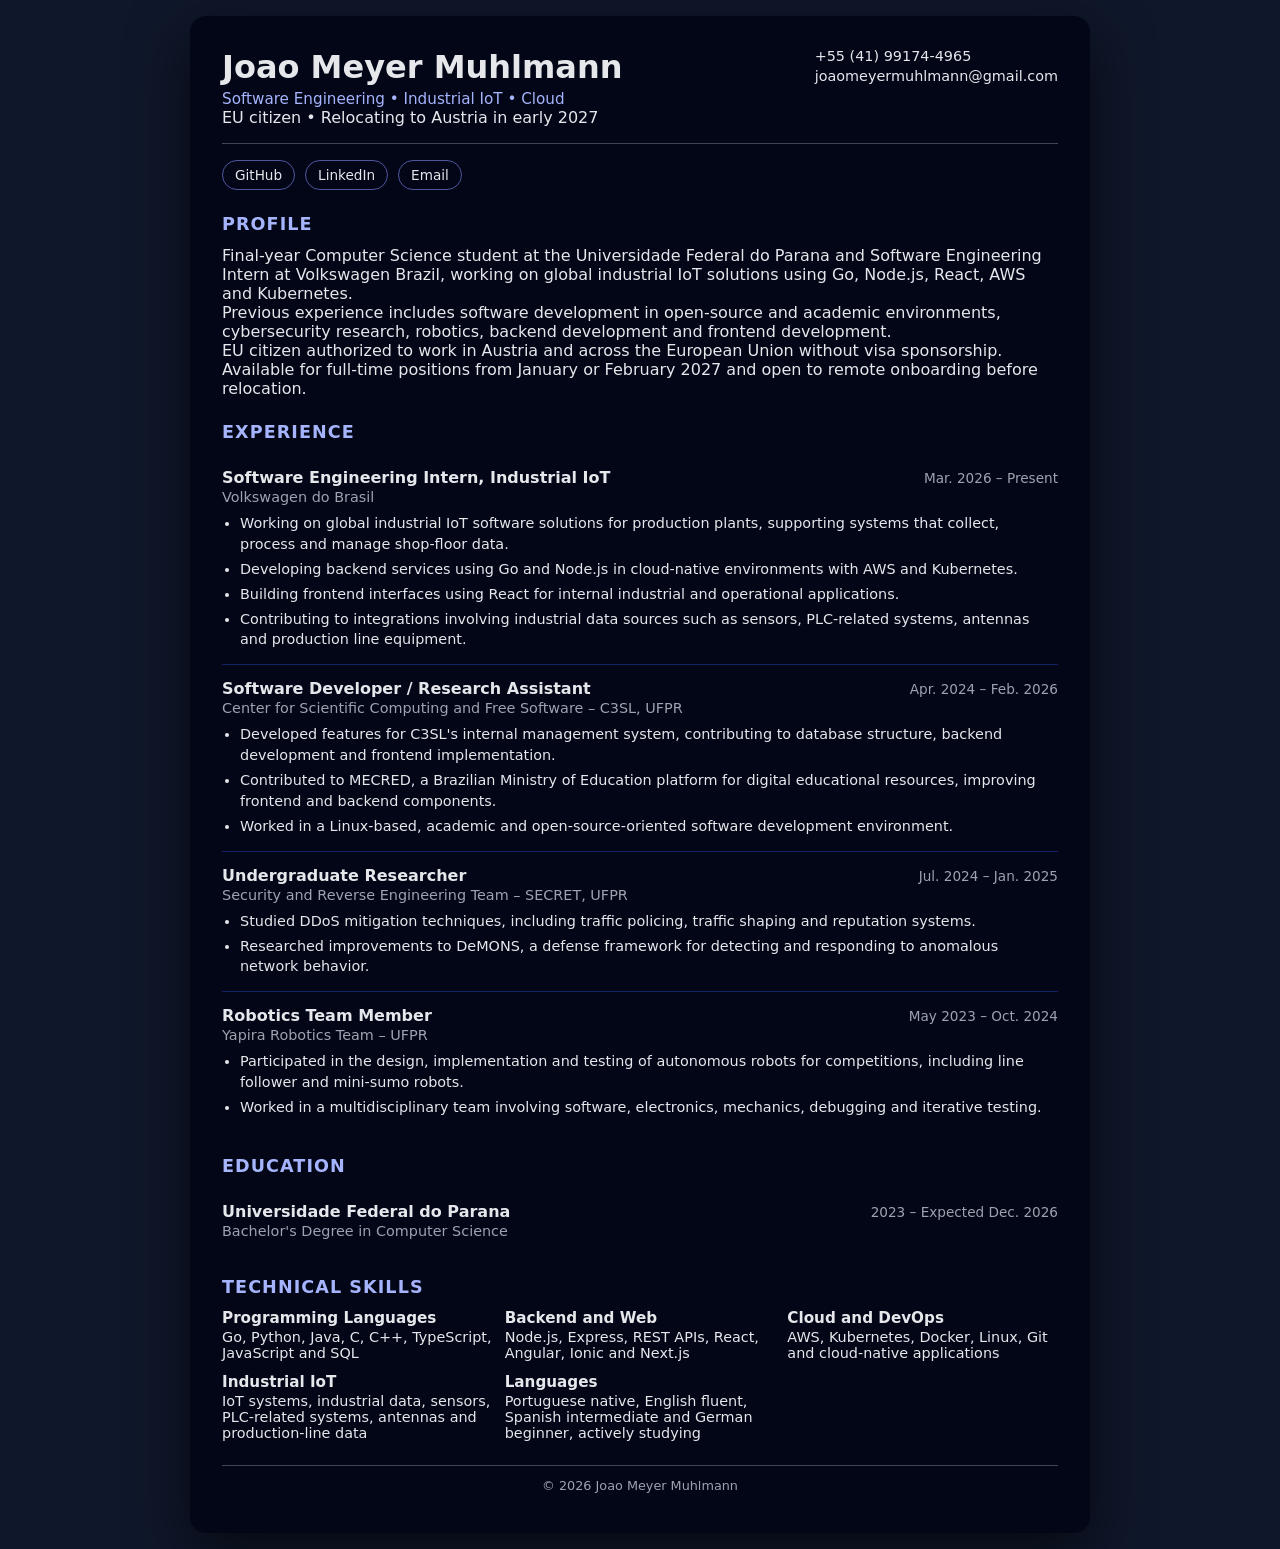
<file: index.html>
<!DOCTYPE html>
<html lang="en">
<head>
  <meta charset="UTF-8" />
  <title>Joao Meyer Muhlmann | Software Engineer</title>
  <meta name="viewport" content="width=device-width, initial-scale=1" />

  <meta
    name="description"
    content="Portfolio and resume of Joao Meyer Muhlmann, a final-year Computer Science student and Software Engineering Intern working with industrial IoT, Go, Node.js, React, AWS and Kubernetes."
  />

  <link rel="stylesheet" href="style.css" />
</head>

<body>
  <div class="page">
    <header class="header">
      <div>
        <h1 class="name">Joao Meyer Muhlmann</h1>

        <p class="role">
          Software Engineering • Industrial IoT • Cloud
        </p>

        <p class="availability">
          EU citizen • Relocating to Austria in early 2027
        </p>
      </div>

      <div class="contact">
        <a href="tel:+5541991744965">
          +55 (41) 99174-4965
        </a>

        <a href="mailto:joaomeyermuhlmann@gmail.com">
          joaomeyermuhlmann@gmail.com
        </a>
      </div>
    </header>

    <nav class="social" aria-label="Professional links">
      <a
        href="https://github.com/joaomeyerr12"
        target="_blank"
        rel="noopener noreferrer"
      >
        GitHub
      </a>

      <!-- Replace the URL below with your complete LinkedIn profile URL -->
      <a
        href="https://www.linkedin.com/in/"
        target="_blank"
        rel="noopener noreferrer"
      >
        LinkedIn
      </a>

      <a href="mailto:joaomeyermuhlmann@gmail.com">
        Email
      </a>
    </nav>

    <main>
      <section class="section">
        <h2>Profile</h2>

        <p>
          Final-year Computer Science student at the Universidade Federal do
          Parana and Software Engineering Intern at Volkswagen Brazil, working
          on global industrial IoT solutions using Go, Node.js, React, AWS and
          Kubernetes.
        </p>

        <p>
          Previous experience includes software development in open-source and
          academic environments, cybersecurity research, robotics, backend
          development and frontend development.
        </p>

        <p>
          EU citizen authorized to work in Austria and across the European
          Union without visa sponsorship. Available for full-time positions
          from January or February 2027 and open to remote onboarding before
          relocation.
        </p>
      </section>

      <section class="section">
        <h2>Experience</h2>

        <article class="item">
          <div class="item-header">
            <div>
              <h3>Software Engineering Intern, Industrial IoT</h3>

              <p class="item-subtitle">
                Volkswagen do Brasil
              </p>
            </div>

            <span class="item-date">
              Mar. 2026 – Present
            </span>
          </div>

          <ul>
            <li>
              Working on global industrial IoT software solutions for
              production plants, supporting systems that collect, process and
              manage shop-floor data.
            </li>

            <li>
              Developing backend services using Go and Node.js in cloud-native
              environments with AWS and Kubernetes.
            </li>

            <li>
              Building frontend interfaces using React for internal industrial
              and operational applications.
            </li>

            <li>
              Contributing to integrations involving industrial data sources
              such as sensors, PLC-related systems, antennas and production
              line equipment.
            </li>
          </ul>
        </article>

        <article class="item">
          <div class="item-header">
            <div>
              <h3>Software Developer / Research Assistant</h3>

              <p class="item-subtitle">
                Center for Scientific Computing and Free Software – C3SL, UFPR
              </p>
            </div>

            <span class="item-date">
              Apr. 2024 – Feb. 2026
            </span>
          </div>

          <ul>
            <li>
              Developed features for C3SL's internal management system,
              contributing to database structure, backend development and
              frontend implementation.
            </li>

            <li>
              Contributed to MECRED, a Brazilian Ministry of Education platform
              for digital educational resources, improving frontend and backend
              components.
            </li>

            <li>
              Worked in a Linux-based, academic and open-source-oriented
              software development environment.
            </li>
          </ul>
        </article>

        <article class="item">
          <div class="item-header">
            <div>
              <h3>Undergraduate Researcher</h3>

              <p class="item-subtitle">
                Security and Reverse Engineering Team – SECRET, UFPR
              </p>
            </div>

            <span class="item-date">
              Jul. 2024 – Jan. 2025
            </span>
          </div>

          <ul>
            <li>
              Studied DDoS mitigation techniques, including traffic policing,
              traffic shaping and reputation systems.
            </li>

            <li>
              Researched improvements to DeMONS, a defense framework for
              detecting and responding to anomalous network behavior.
            </li>
          </ul>
        </article>

        <article class="item">
          <div class="item-header">
            <div>
              <h3>Robotics Team Member</h3>

              <p class="item-subtitle">
                Yapira Robotics Team – UFPR
              </p>
            </div>

            <span class="item-date">
              May 2023 – Oct. 2024
            </span>
          </div>

          <ul>
            <li>
              Participated in the design, implementation and testing of
              autonomous robots for competitions, including line follower and
              mini-sumo robots.
            </li>

            <li>
              Worked in a multidisciplinary team involving software,
              electronics, mechanics, debugging and iterative testing.
            </li>
          </ul>
        </article>
      </section>

      <section class="section">
        <h2>Education</h2>

        <article class="item">
          <div class="item-header">
            <div>
              <h3>Universidade Federal do Parana</h3>

              <p class="item-subtitle">
                Bachelor's Degree in Computer Science
              </p>
            </div>

            <span class="item-date">
              2023 – Expected Dec. 2026
            </span>
          </div>
        </article>
      </section>

      <section class="section">
        <h2>Technical Skills</h2>

        <div class="skills-grid">
          <div>
            <h3>Programming Languages</h3>

            <p>
              Go, Python, Java, C, C++, TypeScript, JavaScript and SQL
            </p>
          </div>

          <div>
            <h3>Backend and Web</h3>

            <p>
              Node.js, Express, REST APIs, React, Angular, Ionic and Next.js
            </p>
          </div>

          <div>
            <h3>Cloud and DevOps</h3>

            <p>
              AWS, Kubernetes, Docker, Linux, Git and cloud-native applications
            </p>
          </div>

          <div>
            <h3>Industrial IoT</h3>

            <p>
              IoT systems, industrial data, sensors, PLC-related systems,
              antennas and production-line data
            </p>
          </div>

          <div>
            <h3>Languages</h3>

            <p>
              Portuguese native, English fluent, Spanish intermediate and
              German beginner, actively studying
            </p>
          </div>
        </div>
      </section>
    </main>

    <footer class="footer">
      <p>
        © <span id="year"></span> Joao Meyer Muhlmann
      </p>
    </footer>
  </div>

  <script>
    const yearElement = document.getElementById("year");

    if (yearElement) {
      yearElement.textContent = new Date().getFullYear();
    }
  </script>
</body>
</html>
</file>
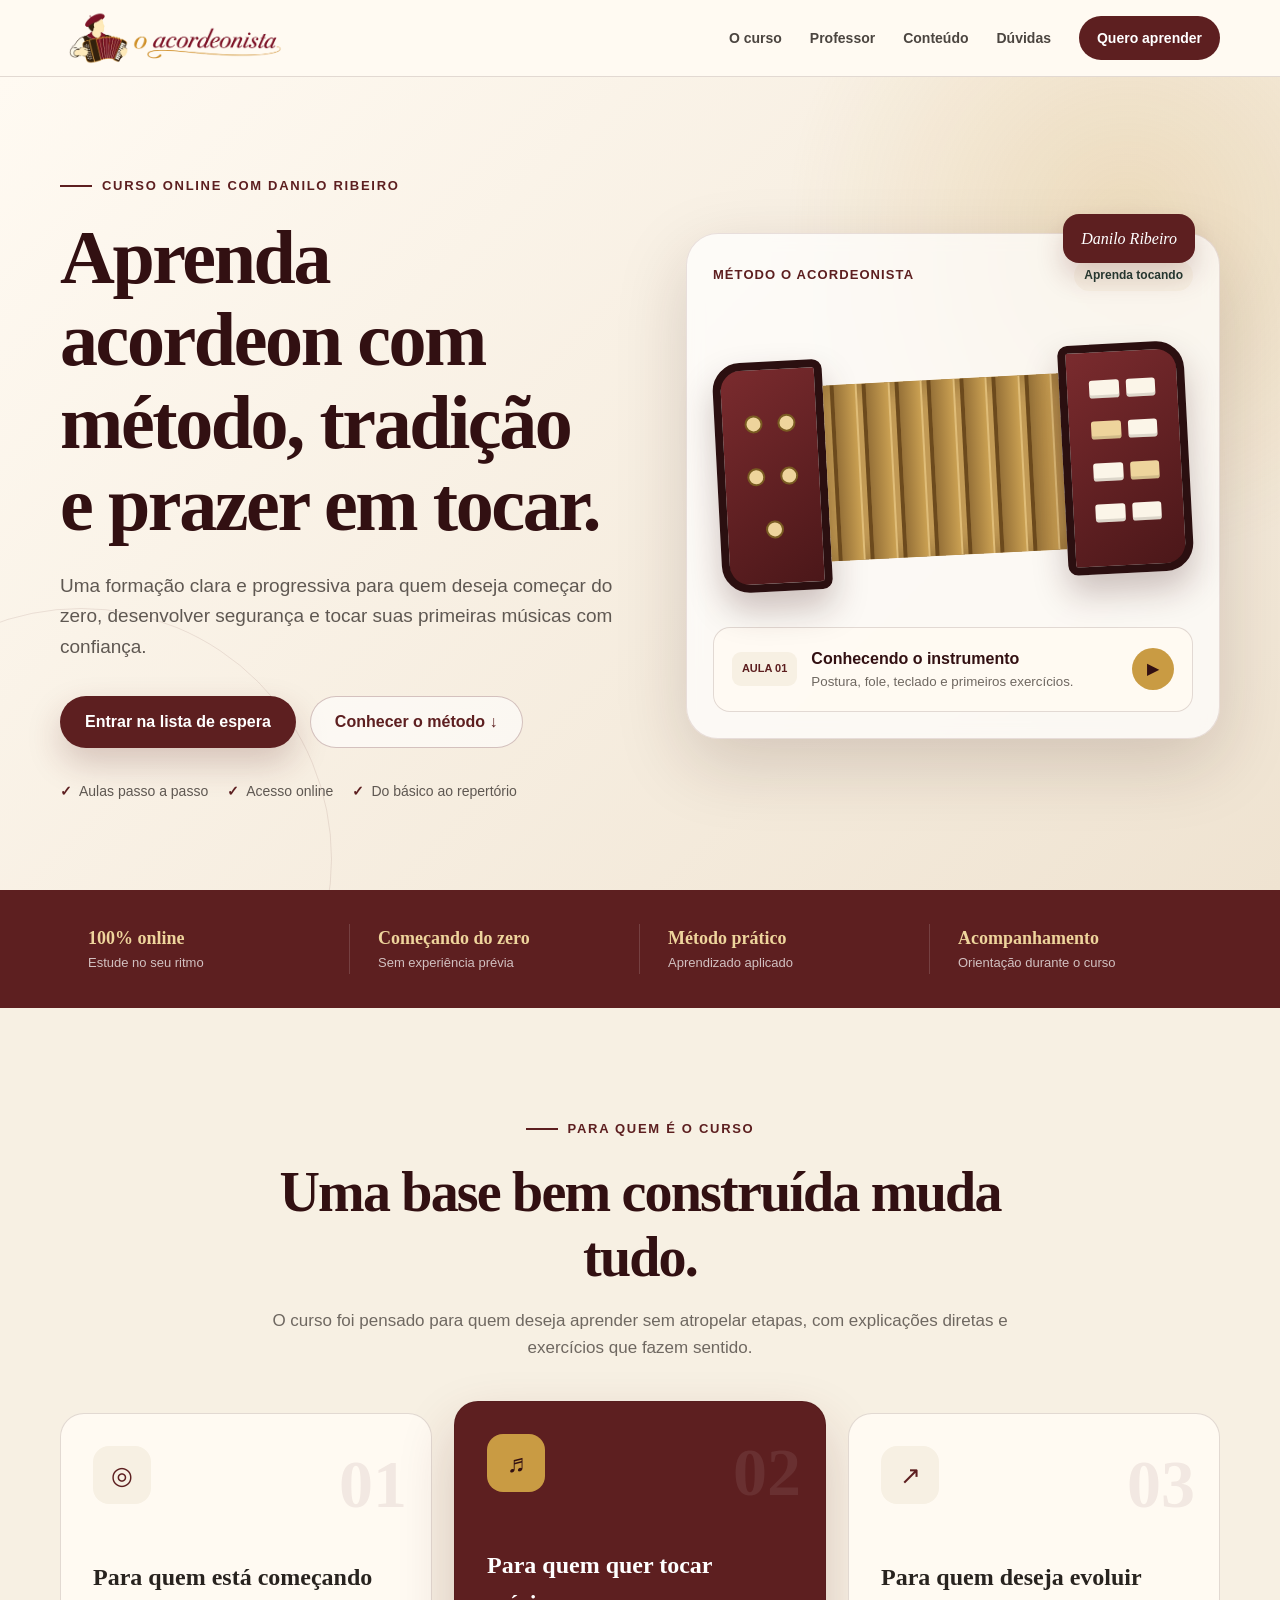
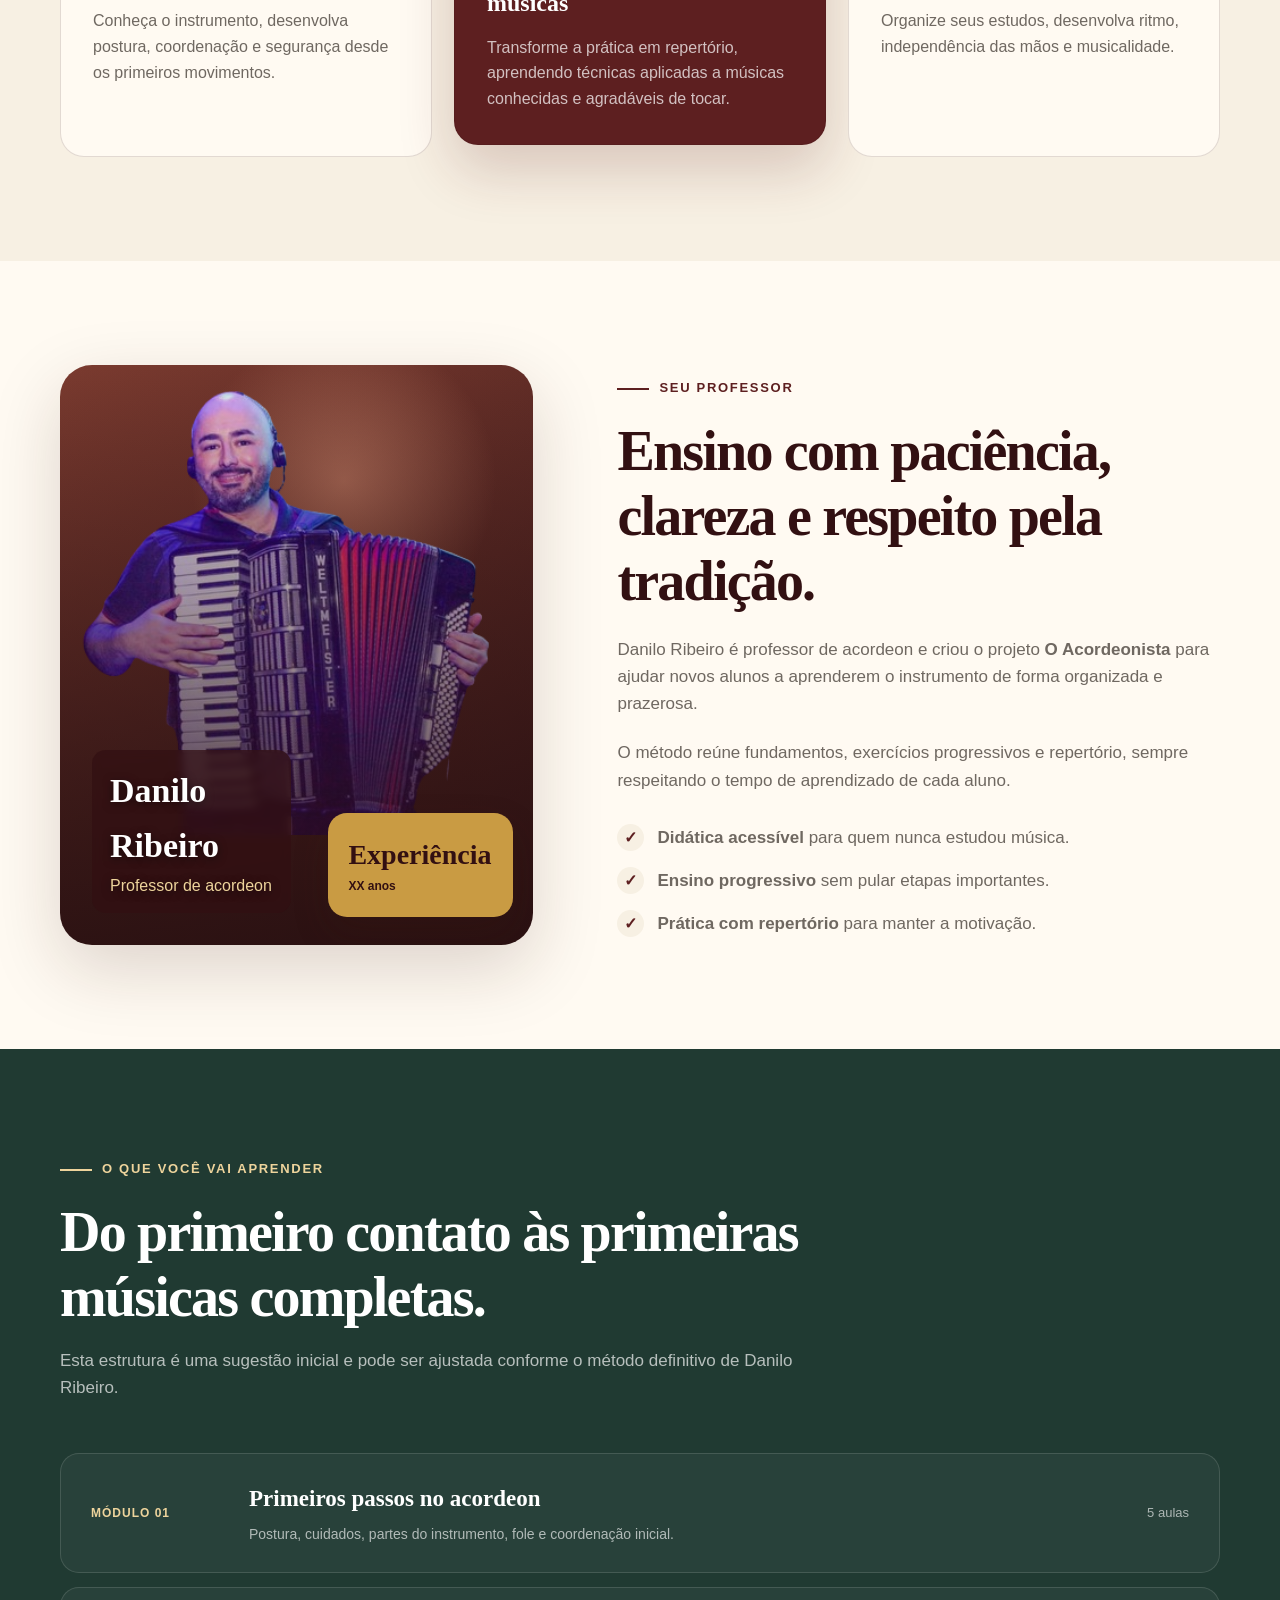
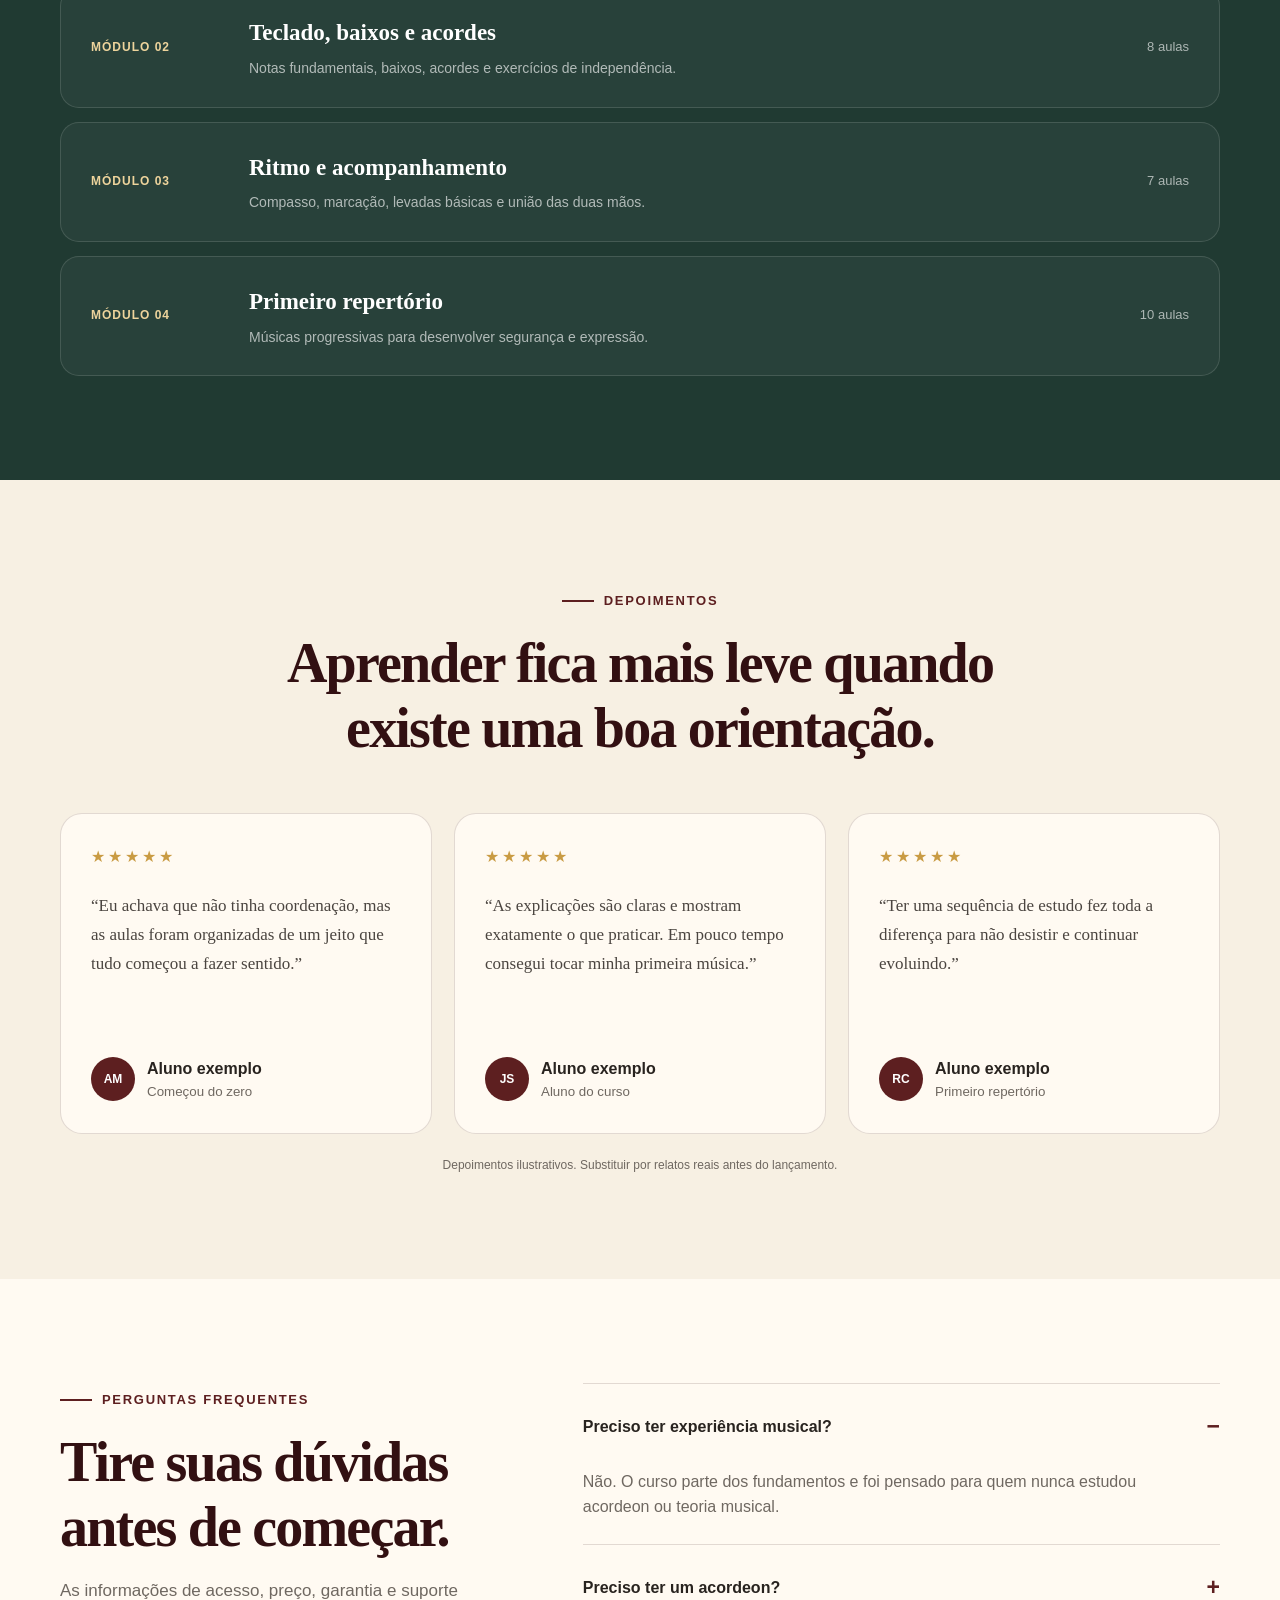
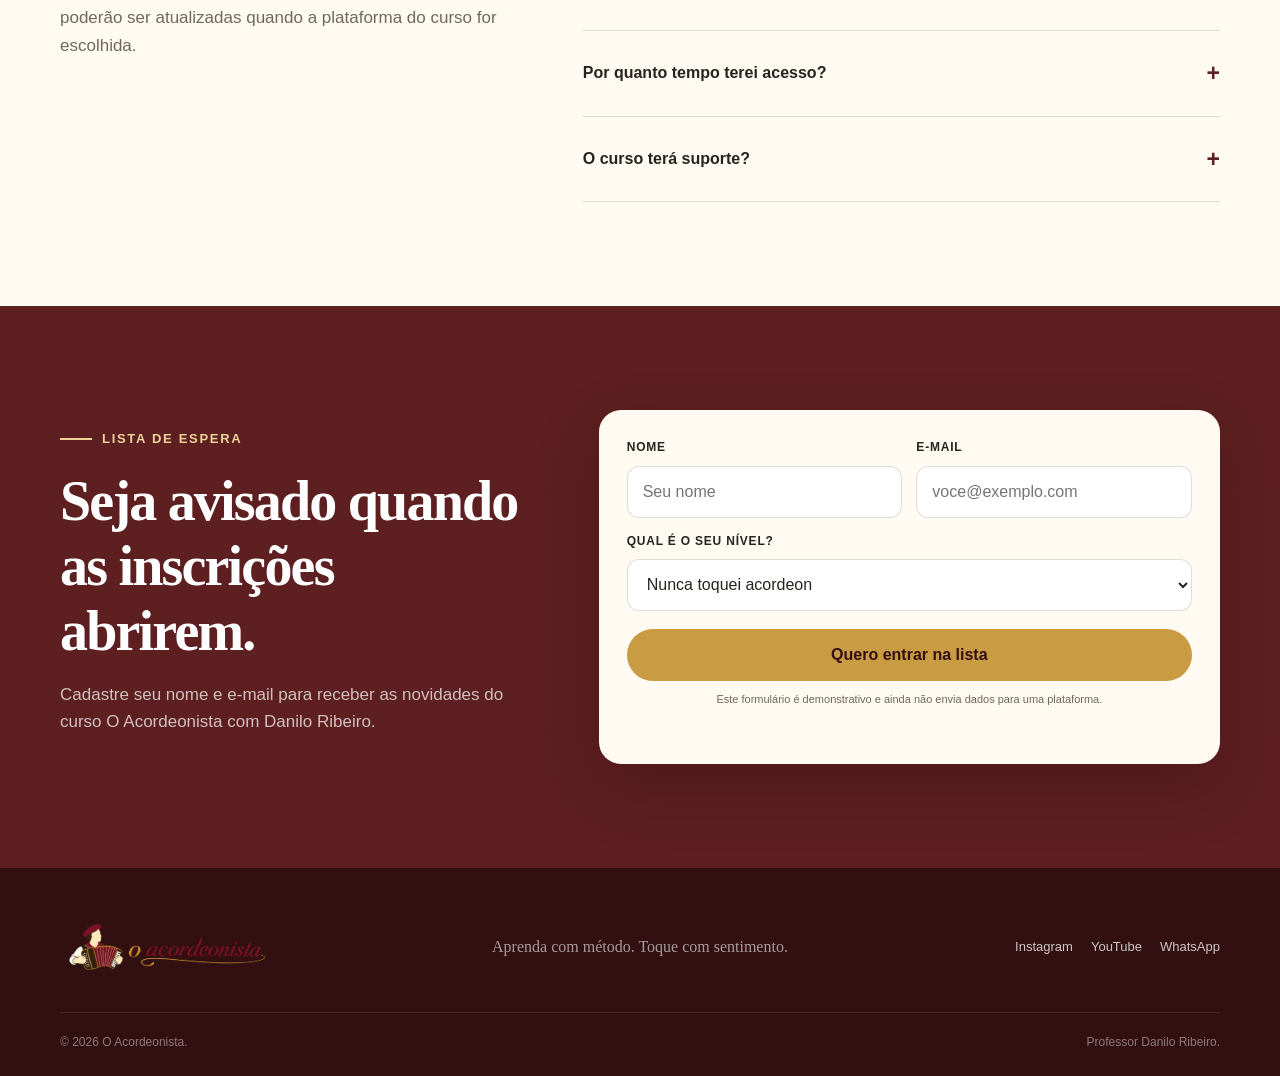
<file: test-proj/index.html>
<!DOCTYPE html>
<html lang="pt-BR">
<head>
  <meta charset="UTF-8" />
  <meta name="viewport" content="width=device-width, initial-scale=1.0" />
  <meta name="description" content="Aprenda acordeon com o professor Danilo Ribeiro. Curso online para iniciantes, com método prático e progressivo." />
  <title>O Acordeonista | Danilo Ribeiro</title>

  <style>
    :root {
      --vinho: #5d1f20;
      --vinho-escuro: #321012;
      --dourado: #c99b43;
      --dourado-claro: #eed49c;
      --creme: #f7f0e3;
      --papel: #fffaf2;
      --verde: #203a32;
      --texto: #28231f;
      --cinza: #6f6861;
      --linha: rgba(50, 16, 18, 0.14);
      --sombra: 0 24px 70px rgba(54, 26, 19, 0.17);
      --raio: 24px;
      --largura: 1160px;
    }

    * {
      box-sizing: border-box;
    }

    html {
      scroll-behavior: smooth;
    }

    body {
      margin: 0;
      background: var(--papel);
      color: var(--texto);
      font-family: Arial, Helvetica, sans-serif;
      line-height: 1.6;
    }

    a {
      color: inherit;
      text-decoration: none;
    }

    button,
    input,
    select {
      font: inherit;
    }

    .container {
      width: min(var(--largura), calc(100% - 36px));
      margin: 0 auto;
    }

    .topbar {
      position: sticky;
      top: 0;
      z-index: 30;
      background: rgba(255, 250, 242, 0.94);
      border-bottom: 1px solid var(--linha);
      backdrop-filter: blur(12px);
    }

    .nav {
      min-height: 76px;
      display: flex;
      align-items: center;
      justify-content: space-between;
      gap: 24px;
    }

    .logo {
      display: inline-flex;
      align-items: center;
    }

    .logo-image {
      display: block;
      width: auto;
      height: 56px;
      object-fit: contain;
    }

    footer .logo-image {
      height: 52px;
    }

    .menu {
      display: flex;
      align-items: center;
      gap: 28px;
      font-size: 14px;
      font-weight: 700;
    }

    .menu a {
      color: #4b4540;
    }

    .menu a:hover {
      color: var(--vinho);
    }

    .menu .menu-button {
      padding: 11px 18px;
      border-radius: 999px;
      background: var(--vinho);
      color: white;
    }

    .menu-toggle {
      display: none;
      width: 44px;
      height: 44px;
      border: 0;
      background: transparent;
      cursor: pointer;
    }

    .menu-toggle span {
      display: block;
      width: 23px;
      height: 2px;
      margin: 5px auto;
      background: var(--vinho);
    }

    .hero {
      position: relative;
      overflow: hidden;
      padding: 92px 0 88px;
      background:
        radial-gradient(circle at 88% 18%, rgba(201, 155, 67, 0.22), transparent 26%),
        linear-gradient(135deg, #fffaf2 0%, #efe3d1 100%);
    }

    .hero::before {
      content: "";
      position: absolute;
      left: -170px;
      bottom: -220px;
      width: 500px;
      height: 500px;
      border: 1px solid rgba(93, 31, 32, 0.1);
      border-radius: 50%;
    }

    .hero-grid {
      position: relative;
      z-index: 2;
      display: grid;
      grid-template-columns: 1.02fr 0.98fr;
      align-items: center;
      gap: 70px;
    }

    .kicker {
      display: inline-flex;
      align-items: center;
      gap: 10px;
      margin-bottom: 20px;
      color: var(--vinho);
      font-size: 13px;
      font-weight: 800;
      letter-spacing: 1.7px;
      text-transform: uppercase;
    }

    .kicker::before {
      content: "";
      width: 32px;
      height: 2px;
      background: currentColor;
    }

    h1,
    h2,
    h3 {
      font-family: Georgia, "Times New Roman", serif;
    }

    h1 {
      max-width: 690px;
      margin: 0;
      font-size: clamp(46px, 6vw, 76px);
      line-height: 1.08;
      letter-spacing: -2.4px;
      color: var(--vinho-escuro);
    }

    .hero-text {
      max-width: 640px;
      margin: 26px 0 0;
      color: #5f5852;
      font-size: 19px;
    }

    .hero-actions {
      display: flex;
      flex-wrap: wrap;
      gap: 14px;
      margin-top: 34px;
    }

    .btn {
      min-height: 52px;
      display: inline-flex;
      align-items: center;
      justify-content: center;
      gap: 10px;
      padding: 0 24px;
      border: 1px solid transparent;
      border-radius: 999px;
      font-weight: 800;
      transition: 0.2s ease;
      cursor: pointer;
    }

    .btn:hover {
      transform: translateY(-2px);
    }

    .btn-primary {
      background: var(--vinho);
      color: white;
      box-shadow: 0 15px 34px rgba(93, 31, 32, 0.22);
    }

    .btn-outline {
      border-color: rgba(93, 31, 32, 0.25);
      background: rgba(255, 255, 255, 0.58);
      color: var(--vinho);
    }

    .hero-points {
      display: flex;
      flex-wrap: wrap;
      gap: 19px;
      margin-top: 32px;
      color: #5f5852;
      font-size: 14px;
    }

    .hero-points span::before {
      content: "✓";
      margin-right: 7px;
      color: var(--vinho);
      font-weight: 900;
    }

    .hero-card {
      position: relative;
      padding: 26px;
      border: 1px solid rgba(93, 31, 32, 0.13);
      border-radius: 32px;
      background: rgba(255, 255, 255, 0.7);
      box-shadow: var(--sombra);
      backdrop-filter: blur(8px);
    }

    .hero-card-top {
      display: flex;
      align-items: center;
      justify-content: space-between;
      gap: 16px;
      margin-bottom: 16px;
    }

    .hero-card-top strong {
      color: var(--vinho);
      font-size: 13px;
      letter-spacing: 1.1px;
      text-transform: uppercase;
    }

    .hero-card-top span {
      padding: 6px 10px;
      border-radius: 999px;
      background: var(--creme);
      color: var(--verde);
      font-size: 12px;
      font-weight: 700;
    }

    .accordion-wrap {
      display: grid;
      grid-template-columns: 110px 1fr 126px;
      align-items: center;
      min-height: 320px;
      padding: 28px 4px;
      transform: rotate(-3deg);
    }

    .acc-side {
      height: 230px;
      border: 8px solid #2b0f10;
      background: linear-gradient(145deg, #7a2b2e, #4b1719);
      box-shadow: 0 18px 34px rgba(58, 18, 18, 0.25);
    }

    .acc-left {
      display: grid;
      grid-template-columns: repeat(2, 1fr);
      place-items: center;
      gap: 12px;
      padding: 34px 20px;
      border-radius: 28px 10px 10px 28px;
    }

    .acc-left i {
      width: 14px;
      height: 14px;
      border-radius: 50%;
      background: var(--dourado-claro);
      box-shadow: 0 0 0 2px #795b22;
    }

    .acc-left i:last-child {
      grid-column: span 2;
    }

    .bellows {
      height: 176px;
      display: flex;
      gap: 5px;
      padding: 0 7px;
      overflow: hidden;
      background: #c29a55;
      box-shadow: inset 0 12px 18px rgba(73, 45, 6, 0.2),
                  inset 0 -12px 18px rgba(73, 45, 6, 0.2);
    }

    .bellows i {
      flex: 1;
      min-width: 10px;
      border-left: 4px solid #6c4a1d;
      border-right: 2px solid #e0bd78;
      background: linear-gradient(90deg, #967138, #caa052);
    }

    .acc-right {
      display: grid;
      grid-template-columns: repeat(2, 1fr);
      gap: 7px;
      padding: 28px 22px;
      border-radius: 10px 28px 28px 10px;
    }

    .acc-right i {
      height: 18px;
      border-radius: 3px;
      background: #fbf5e8;
      box-shadow: inset 0 -3px rgba(40, 35, 31, 0.15);
    }

    .acc-right i:nth-child(3n) {
      background: var(--dourado-claro);
    }

    .lesson-box {
      display: grid;
      grid-template-columns: auto 1fr auto;
      align-items: center;
      gap: 14px;
      padding: 18px;
      border: 1px solid var(--linha);
      border-radius: 17px;
      background: rgba(255, 250, 242, 0.92);
    }

    .lesson-number {
      padding: 8px 10px;
      border-radius: 9px;
      background: var(--creme);
      color: var(--vinho);
      font-size: 11px;
      font-weight: 800;
      text-transform: uppercase;
    }

    .lesson-box strong {
      display: block;
      color: var(--vinho-escuro);
    }

    .lesson-box small {
      display: block;
      color: var(--cinza);
    }

    .play {
      width: 42px;
      height: 42px;
      display: grid;
      place-items: center;
      border: 0;
      border-radius: 50%;
      background: var(--dourado);
      color: var(--vinho-escuro);
      cursor: pointer;
    }

    .signature {
      position: absolute;
      right: 24px;
      top: -20px;
      padding: 12px 18px;
      border-radius: 16px;
      background: var(--vinho);
      color: white;
      box-shadow: 0 14px 28px rgba(93, 31, 32, 0.2);
      font-family: Georgia, "Times New Roman", serif;
      font-style: italic;
    }

    .strip {
      background: var(--vinho);
      color: white;
    }

    .strip-grid {
      min-height: 118px;
      display: grid;
      grid-template-columns: repeat(4, 1fr);
      align-items: center;
    }

    .strip-item {
      padding: 0 28px;
      border-right: 1px solid rgba(255, 255, 255, 0.15);
    }

    .strip-item:last-child {
      border-right: 0;
    }

    .strip-item strong,
    .strip-item span {
      display: block;
    }

    .strip-item strong {
      color: var(--dourado-claro);
      font-family: Georgia, "Times New Roman", serif;
      font-size: 18px;
    }

    .strip-item span {
      color: rgba(255, 255, 255, 0.72);
      font-size: 13px;
    }

    section {
      padding: 104px 0;
    }

    .section-light {
      background: var(--creme);
    }

    .section-title {
      max-width: 760px;
      margin-bottom: 52px;
    }

    .section-title.center {
      margin-right: auto;
      margin-left: auto;
      text-align: center;
    }

    .section-title.center .kicker {
      justify-content: center;
    }

    h2 {
      margin: 0;
      color: var(--vinho-escuro);
      font-size: clamp(36px, 4.4vw, 56px);
      line-height: 1.16;
      letter-spacing: -1.8px;
    }

    .section-title p,
    .teacher-copy p,
    .faq-copy p,
    .cta-copy p {
      color: var(--cinza);
      font-size: 17px;
    }

    .cards {
      display: grid;
      grid-template-columns: repeat(3, 1fr);
      gap: 22px;
    }

    .card {
      position: relative;
      min-height: 330px;
      padding: 32px;
      overflow: hidden;
      border: 1px solid var(--linha);
      border-radius: var(--raio);
      background: var(--papel);
    }

    .card.highlight {
      background: var(--vinho);
      color: white;
      box-shadow: 0 25px 56px rgba(93, 31, 32, 0.2);
      transform: translateY(-12px);
    }

    .card-number {
      position: absolute;
      right: 24px;
      top: 16px;
      color: rgba(93, 31, 32, 0.08);
      font-family: Georgia, "Times New Roman", serif;
      font-size: 68px;
      font-weight: 700;
    }

    .highlight .card-number {
      color: rgba(255, 255, 255, 0.08);
    }

    .card-icon {
      width: 58px;
      height: 58px;
      display: grid;
      place-items: center;
      margin-bottom: 54px;
      border-radius: 16px;
      background: var(--creme);
      color: var(--vinho);
      font-size: 25px;
    }

    .highlight .card-icon {
      background: var(--dourado);
      color: var(--vinho-escuro);
    }

    .card h3 {
      margin: 0 0 12px;
      font-size: 24px;
    }

    .card p {
      margin: 0;
      color: var(--cinza);
    }

    .highlight p {
      color: rgba(255, 255, 255, 0.72);
    }

    .teacher {
      display: grid;
      grid-template-columns: 0.88fr 1.12fr;
      gap: 84px;
      align-items: center;
    }

    .teacher-photo {
      position: relative;
      min-height: 580px;
      display: flex;
      align-items: flex-end;
      padding: 32px;
      overflow: hidden;
      border-radius: 32px;
      background-color: var(--vinho);
      background-image:
        linear-gradient(rgba(40, 16, 17, 0.05), rgba(40, 16, 17, 0.88)),
        url("danilo.png"),
        radial-gradient(circle at 60% 20%, #b06d58, transparent 28%),
        linear-gradient(145deg, #7f3d31, #3c1819);
      background-position:
        center,
        center top,
        center,
        center;
      background-size:
        cover,
        contain,
        cover,
        cover;
      background-repeat: no-repeat;
      box-shadow: var(--sombra);
      color: white;
    }

    .teacher-photo-content {
      position: relative;
      z-index: 2;
      max-width: calc(100% - 210px);
      padding: 14px 18px;
      border-radius: 14px;
      background: rgba(50, 16, 18, 0.72);
      backdrop-filter: blur(4px);
      text-shadow: 0 2px 8px rgba(0, 0, 0, 0.5);
    }

    .teacher-photo-content strong {
      display: block;
      font-family: Georgia, "Times New Roman", serif;
      font-size: 34px;
    }

    .teacher-photo-content span {
      color: var(--dourado-claro);
    }

    .teacher-badge {
      position: absolute;
      right: 20px;
      bottom: 28px;
      z-index: 3;
      width: 185px;
      padding: 20px;
      border-radius: 19px;
      background: var(--dourado);
      color: var(--vinho-escuro);
      box-shadow: 0 16px 36px rgba(55, 24, 17, 0.2);
      overflow-wrap: anywhere;
    }

    .teacher-badge strong,
    .teacher-badge span {
      display: block;
    }

    .teacher-badge strong {
      font-family: Georgia, "Times New Roman", serif;
      font-size: 28px;
    }

    .teacher-badge span {
      font-size: 12px;
      font-weight: 700;
    }

    .teacher-copy p {
      margin: 22px 0 0;
    }

    .teacher-list {
      display: grid;
      gap: 16px;
      margin-top: 30px;
    }

    .teacher-list div {
      display: flex;
      gap: 13px;
      align-items: flex-start;
    }

    .teacher-list span {
      width: 27px;
      height: 27px;
      flex: 0 0 27px;
      display: grid;
      place-items: center;
      border-radius: 50%;
      background: var(--creme);
      color: var(--vinho);
      font-weight: 900;
    }

    .teacher-list p {
      margin: 0;
    }

    .modules-section {
      background: var(--verde);
      color: white;
    }

    .modules-section h2 {
      color: white;
    }

    .modules-section .kicker {
      color: var(--dourado-claro);
    }

    .modules-section .section-title p {
      color: rgba(255, 255, 255, 0.68);
    }

    .modules {
      display: grid;
      gap: 14px;
    }

    .module {
      display: grid;
      grid-template-columns: 130px 1fr 90px;
      align-items: center;
      gap: 28px;
      padding: 27px 30px;
      border: 1px solid rgba(255, 255, 255, 0.13);
      border-radius: 19px;
      background: rgba(255, 255, 255, 0.04);
      transition: 0.2s ease;
    }

    .module:hover {
      transform: translateX(5px);
      background: rgba(255, 255, 255, 0.08);
    }

    .module-index {
      color: var(--dourado-claro);
      font-size: 12px;
      font-weight: 800;
      letter-spacing: 1px;
      text-transform: uppercase;
    }

    .module h3 {
      margin: 0 0 5px;
      font-size: 23px;
    }

    .module p {
      margin: 0;
      color: rgba(255, 255, 255, 0.64);
      font-size: 14px;
    }

    .module-count {
      color: rgba(255, 255, 255, 0.62);
      font-size: 13px;
      text-align: right;
    }

    .testimonials {
      display: grid;
      grid-template-columns: repeat(3, 1fr);
      gap: 22px;
    }

    .testimonial {
      padding: 30px;
      border: 1px solid var(--linha);
      border-radius: 22px;
      background: var(--papel);
    }

    .stars {
      color: var(--dourado);
      letter-spacing: 3px;
    }

    blockquote {
      min-height: 142px;
      margin: 22px 0 0;
      color: #4b4540;
      font-family: Georgia, "Times New Roman", serif;
      font-size: 17px;
      line-height: 1.7;
    }

    .student {
      display: flex;
      align-items: center;
      gap: 12px;
      margin-top: 22px;
    }

    .avatar {
      width: 44px;
      height: 44px;
      display: grid;
      place-items: center;
      border-radius: 50%;
      background: var(--vinho);
      color: white;
      font-size: 12px;
      font-weight: 800;
    }

    .student strong,
    .student small {
      display: block;
    }

    .student small {
      color: var(--cinza);
    }

    .note {
      margin: 22px 0 0;
      color: var(--cinza);
      font-size: 12px;
      text-align: center;
    }

    .faq {
      display: grid;
      grid-template-columns: 0.82fr 1.18fr;
      gap: 80px;
      align-items: start;
    }

    .faq-list {
      border-top: 1px solid var(--linha);
    }

    .faq-item {
      border-bottom: 1px solid var(--linha);
    }

    .faq-question {
      width: 100%;
      display: flex;
      align-items: center;
      justify-content: space-between;
      gap: 24px;
      padding: 24px 0;
      border: 0;
      background: transparent;
      color: var(--texto);
      font-weight: 800;
      text-align: left;
      cursor: pointer;
    }

    .faq-question span {
      color: var(--vinho);
      font-size: 23px;
    }

    .faq-answer {
      max-height: 0;
      overflow: hidden;
      transition: max-height 0.3s ease;
    }

    .faq-answer.open {
      max-height: 180px;
    }

    .faq-answer p {
      margin: 0;
      padding: 0 54px 24px 0;
      color: var(--cinza);
    }

    .cta-section {
      background: var(--vinho);
      color: white;
    }

    .cta {
      display: grid;
      grid-template-columns: 0.86fr 1.14fr;
      gap: 70px;
      align-items: center;
    }

    .cta h2 {
      color: white;
    }

    .cta .kicker {
      color: var(--dourado-claro);
    }

    .cta-copy p {
      color: rgba(255, 255, 255, 0.72);
    }

    .form {
      padding: 28px;
      border-radius: 22px;
      background: var(--papel);
      color: var(--texto);
      box-shadow: 0 24px 60px rgba(44, 8, 10, 0.25);
    }

    .form-grid {
      display: grid;
      grid-template-columns: 1fr 1fr;
      gap: 14px;
    }

    label {
      display: block;
    }

    label span {
      display: block;
      margin-bottom: 8px;
      font-size: 12px;
      font-weight: 800;
      letter-spacing: 0.8px;
      text-transform: uppercase;
    }

    input,
    select {
      width: 100%;
      height: 52px;
      padding: 0 15px;
      border: 1px solid var(--linha);
      border-radius: 12px;
      outline: none;
      background: white;
      color: var(--texto);
    }

    input:focus,
    select:focus {
      border-color: var(--dourado);
      box-shadow: 0 0 0 3px rgba(201, 155, 67, 0.14);
    }

    .full {
      margin-top: 14px;
    }

    .form .btn {
      width: 100%;
      margin-top: 18px;
      border: 0;
      background: var(--dourado);
      color: var(--vinho-escuro);
    }

    .privacy {
      margin: 10px 0 0;
      color: var(--cinza);
      font-size: 11px;
      text-align: center;
    }

    .form-message {
      min-height: 20px;
      margin: 8px 0 0;
      color: var(--verde);
      font-size: 13px;
      font-weight: 700;
      text-align: center;
    }

    footer {
      padding: 50px 0 24px;
      background: var(--vinho-escuro);
      color: white;
    }

    .footer-main {
      display: grid;
      grid-template-columns: 1fr auto 1fr;
      align-items: center;
      gap: 24px;
    }

    .footer-main p {
      color: rgba(255, 255, 255, 0.58);
      font-family: Georgia, "Times New Roman", serif;
      text-align: center;
    }

    .social {
      display: flex;
      justify-content: flex-end;
      gap: 18px;
      color: rgba(255, 255, 255, 0.76);
      font-size: 13px;
    }

    .footer-bottom {
      display: flex;
      justify-content: space-between;
      gap: 20px;
      margin-top: 36px;
      padding-top: 20px;
      border-top: 1px solid rgba(255, 255, 255, 0.1);
      color: rgba(255, 255, 255, 0.44);
      font-size: 12px;
    }

    @media (max-width: 980px) {
      .menu-toggle {
        display: block;
      }

      .menu {
        position: fixed;
        inset: 76px 0 auto 0;
        display: none;
        flex-direction: column;
        align-items: stretch;
        gap: 0;
        padding: 20px;
        background: var(--papel);
        border-bottom: 1px solid var(--linha);
        box-shadow: 0 18px 35px rgba(40, 20, 15, 0.14);
      }

      .menu.open {
        display: flex;
      }

      .menu a {
        padding: 14px 4px;
      }

      .menu .menu-button {
        margin-top: 8px;
        text-align: center;
      }

      .hero-grid,
      .teacher,
      .faq,
      .cta {
        grid-template-columns: 1fr;
      }

      .hero-copy {
        text-align: center;
      }

      .hero-copy .kicker,
      .hero-actions,
      .hero-points {
        justify-content: center;
      }

      .hero-card {
        max-width: 690px;
        margin: 0 auto;
      }

      .strip-grid {
        grid-template-columns: repeat(2, 1fr);
        padding: 18px 0;
      }

      .strip-item {
        padding: 18px 24px;
      }

      .strip-item:nth-child(2) {
        border-right: 0;
      }

      .cards,
      .testimonials {
        grid-template-columns: 1fr;
      }

      .card.highlight {
        transform: none;
      }

      .teacher-photo {
        max-width: 690px;
      }

      .footer-main {
        grid-template-columns: 1fr;
        justify-items: center;
      }

      .social {
        justify-content: center;
      }
    }

    @media (max-width: 700px) {
      .container {
        width: min(var(--largura), calc(100% - 26px));
      }

      .logo-image {
        height: 46px;
      }

      footer .logo-image {
        height: 44px;
      }

      .hero {
        padding: 76px 0 64px;
      }

      section {
        padding: 76px 0;
      }

      h1 {
        font-size: 43px;
      }

      .hero-text {
        font-size: 17px;
      }

      .hero-actions {
        flex-direction: column;
      }

      .btn {
        width: 100%;
      }

      .hero-points {
        flex-direction: column;
        gap: 7px;
      }

      .hero-card {
        padding: 18px;
        border-radius: 24px;
      }

      .hero-card-top span {
        display: none;
      }

      .accordion-wrap {
        grid-template-columns: 76px 1fr 86px;
        min-height: 240px;
        padding: 20px 0;
      }

      .acc-side {
        height: 174px;
        border-width: 6px;
      }

      .acc-left {
        padding: 24px 12px;
      }

      .acc-left i {
        width: 10px;
        height: 10px;
      }

      .bellows {
        height: 132px;
        gap: 3px;
        padding: 0 4px;
      }

      .bellows i {
        min-width: 6px;
        border-left-width: 3px;
      }

      .acc-right {
        padding: 20px 12px;
        gap: 5px;
      }

      .acc-right i {
        height: 14px;
      }

      .lesson-box {
        grid-template-columns: 1fr auto;
      }

      .lesson-number {
        display: none;
      }

      .signature {
        right: 14px;
        font-size: 13px;
      }

      .strip-grid {
        grid-template-columns: 1fr;
      }

      .strip-item {
        border-right: 0;
        border-bottom: 1px solid rgba(255, 255, 255, 0.13);
        text-align: center;
      }

      .strip-item:last-child {
        border-bottom: 0;
      }

      .teacher-photo {
        min-height: 430px;
      }

      .teacher-photo-content {
        max-width: 100%;
        margin-bottom: 118px;
      }

      .teacher-badge {
        right: 14px;
        bottom: 14px;
        width: calc(100% - 28px);
        text-align: center;
      }

      .module {
        grid-template-columns: 1fr;
        gap: 9px;
        padding: 23px;
      }

      .module-count {
        text-align: left;
      }

      blockquote {
        min-height: auto;
      }

      .form-grid {
        grid-template-columns: 1fr;
      }

      .footer-bottom {
        flex-direction: column;
        align-items: center;
        text-align: center;
      }
    }
  </style>
</head>

<body>
  <header class="topbar">
    <div class="container nav">
      <a href="#inicio" class="logo" aria-label="O Acordeonista">
        <img src="logo.png" alt="O Acordeonista" class="logo-image" />
      </a>

      <button class="menu-toggle" aria-label="Abrir menu" aria-expanded="false">
        <span></span><span></span><span></span>
      </button>

      <nav class="menu">
        <a href="#curso">O curso</a>
        <a href="#professor">Professor</a>
        <a href="#conteudo">Conteúdo</a>
        <a href="#duvidas">Dúvidas</a>
        <a href="#lista" class="menu-button">Quero aprender</a>
      </nav>
    </div>
  </header>

  <main id="inicio">
    <section class="hero">
      <div class="container hero-grid">
        <div class="hero-copy">
          <span class="kicker">Curso online com Danilo Ribeiro</span>
          <h1>Aprenda acordeon com método, tradição e prazer em tocar.</h1>
          <p class="hero-text">
            Uma formação clara e progressiva para quem deseja começar do zero,
            desenvolver segurança e tocar suas primeiras músicas com confiança.
          </p>

          <div class="hero-actions">
            <a href="#lista" class="btn btn-primary">Entrar na lista de espera</a>
            <a href="#curso" class="btn btn-outline">Conhecer o método ↓</a>
          </div>

          <div class="hero-points">
            <span>Aulas passo a passo</span>
            <span>Acesso online</span>
            <span>Do básico ao repertório</span>
          </div>
        </div>

        <div class="hero-card">
          <span class="signature">Danilo Ribeiro</span>

          <div class="hero-card-top">
            <strong>Método O Acordeonista</strong>
            <span>Aprenda tocando</span>
          </div>

          <div class="accordion-wrap" aria-hidden="true">
            <div class="acc-side acc-left">
              <i></i><i></i><i></i><i></i><i></i>
            </div>

            <div class="bellows">
              <i></i><i></i><i></i><i></i><i></i><i></i><i></i>
            </div>

            <div class="acc-side acc-right">
              <i></i><i></i><i></i><i></i>
              <i></i><i></i><i></i><i></i>
            </div>
          </div>

          <div class="lesson-box">
            <span class="lesson-number">Aula 01</span>
            <div>
              <strong>Conhecendo o instrumento</strong>
              <small>Postura, fole, teclado e primeiros exercícios.</small>
            </div>
            <button class="play" aria-label="Assistir prévia">▶</button>
          </div>
        </div>
      </div>
    </section>

    <div class="strip">
      <div class="container strip-grid">
        <div class="strip-item">
          <strong>100% online</strong>
          <span>Estude no seu ritmo</span>
        </div>
        <div class="strip-item">
          <strong>Começando do zero</strong>
          <span>Sem experiência prévia</span>
        </div>
        <div class="strip-item">
          <strong>Método prático</strong>
          <span>Aprendizado aplicado</span>
        </div>
        <div class="strip-item">
          <strong>Acompanhamento</strong>
          <span>Orientação durante o curso</span>
        </div>
      </div>
    </div>

    <section id="curso" class="section-light">
      <div class="container">
        <div class="section-title center">
          <span class="kicker">Para quem é o curso</span>
          <h2>Uma base bem construída muda tudo.</h2>
          <p>
            O curso foi pensado para quem deseja aprender sem atropelar etapas,
            com explicações diretas e exercícios que fazem sentido.
          </p>
        </div>

        <div class="cards">
          <article class="card">
            <span class="card-number">01</span>
            <div class="card-icon">◎</div>
            <h3>Para quem está começando</h3>
            <p>
              Conheça o instrumento, desenvolva postura, coordenação e segurança
              desde os primeiros movimentos.
            </p>
          </article>

          <article class="card highlight">
            <span class="card-number">02</span>
            <div class="card-icon">♬</div>
            <h3>Para quem quer tocar músicas</h3>
            <p>
              Transforme a prática em repertório, aprendendo técnicas aplicadas a
              músicas conhecidas e agradáveis de tocar.
            </p>
          </article>

          <article class="card">
            <span class="card-number">03</span>
            <div class="card-icon">↗</div>
            <h3>Para quem deseja evoluir</h3>
            <p>
              Organize seus estudos, desenvolva ritmo, independência das mãos e
              musicalidade.
            </p>
          </article>
        </div>
      </div>
    </section>

    <section id="professor">
      <div class="container teacher">
        <div class="teacher-photo">
          <div class="teacher-photo-content">
            <strong>Danilo Ribeiro</strong>
            <span>Professor de acordeon</span>
          </div>

          <div class="teacher-badge">
            <strong>Experiência</strong>
            <span>XX anos</span>
          </div>
        </div>

        <div class="teacher-copy">
          <span class="kicker">Seu professor</span>
          <h2>Ensino com paciência, clareza e respeito pela tradição.</h2>

          <p>
            Danilo Ribeiro é professor de acordeon e criou o projeto
            <strong>O Acordeonista</strong> para ajudar novos alunos a aprenderem
            o instrumento de forma organizada e prazerosa.
          </p>

          <p>
            O método reúne fundamentos, exercícios progressivos e repertório,
            sempre respeitando o tempo de aprendizado de cada aluno.
          </p>

          <div class="teacher-list">
            <div>
              <span>✓</span>
              <p><strong>Didática acessível</strong> para quem nunca estudou música.</p>
            </div>
            <div>
              <span>✓</span>
              <p><strong>Ensino progressivo</strong> sem pular etapas importantes.</p>
            </div>
            <div>
              <span>✓</span>
              <p><strong>Prática com repertório</strong> para manter a motivação.</p>
            </div>
          </div>
        </div>
      </div>
    </section>

    <section id="conteudo" class="modules-section">
      <div class="container">
        <div class="section-title">
          <span class="kicker">O que você vai aprender</span>
          <h2>Do primeiro contato às primeiras músicas completas.</h2>
          <p>
            Esta estrutura é uma sugestão inicial e pode ser ajustada conforme o
            método definitivo de Danilo Ribeiro.
          </p>
        </div>

        <div class="modules">
          <article class="module">
            <span class="module-index">Módulo 01</span>
            <div>
              <h3>Primeiros passos no acordeon</h3>
              <p>Postura, cuidados, partes do instrumento, fole e coordenação inicial.</p>
            </div>
            <span class="module-count">5 aulas</span>
          </article>

          <article class="module">
            <span class="module-index">Módulo 02</span>
            <div>
              <h3>Teclado, baixos e acordes</h3>
              <p>Notas fundamentais, baixos, acordes e exercícios de independência.</p>
            </div>
            <span class="module-count">8 aulas</span>
          </article>

          <article class="module">
            <span class="module-index">Módulo 03</span>
            <div>
              <h3>Ritmo e acompanhamento</h3>
              <p>Compasso, marcação, levadas básicas e união das duas mãos.</p>
            </div>
            <span class="module-count">7 aulas</span>
          </article>

          <article class="module">
            <span class="module-index">Módulo 04</span>
            <div>
              <h3>Primeiro repertório</h3>
              <p>Músicas progressivas para desenvolver segurança e expressão.</p>
            </div>
            <span class="module-count">10 aulas</span>
          </article>
        </div>
      </div>
    </section>

    <section class="section-light">
      <div class="container">
        <div class="section-title center">
          <span class="kicker">Depoimentos</span>
          <h2>Aprender fica mais leve quando existe uma boa orientação.</h2>
        </div>

        <div class="testimonials">
          <article class="testimonial">
            <div class="stars">★★★★★</div>
            <blockquote>
              “Eu achava que não tinha coordenação, mas as aulas foram organizadas
              de um jeito que tudo começou a fazer sentido.”
            </blockquote>
            <div class="student">
              <span class="avatar">AM</span>
              <div>
                <strong>Aluno exemplo</strong>
                <small>Começou do zero</small>
              </div>
            </div>
          </article>

          <article class="testimonial">
            <div class="stars">★★★★★</div>
            <blockquote>
              “As explicações são claras e mostram exatamente o que praticar.
              Em pouco tempo consegui tocar minha primeira música.”
            </blockquote>
            <div class="student">
              <span class="avatar">JS</span>
              <div>
                <strong>Aluno exemplo</strong>
                <small>Aluno do curso</small>
              </div>
            </div>
          </article>

          <article class="testimonial">
            <div class="stars">★★★★★</div>
            <blockquote>
              “Ter uma sequência de estudo fez toda a diferença para não desistir
              e continuar evoluindo.”
            </blockquote>
            <div class="student">
              <span class="avatar">RC</span>
              <div>
                <strong>Aluno exemplo</strong>
                <small>Primeiro repertório</small>
              </div>
            </div>
          </article>
        </div>

        <p class="note">Depoimentos ilustrativos. Substituir por relatos reais antes do lançamento.</p>
      </div>
    </section>

    <section id="duvidas">
      <div class="container faq">
        <div class="faq-copy">
          <span class="kicker">Perguntas frequentes</span>
          <h2>Tire suas dúvidas antes de começar.</h2>
          <p>
            As informações de acesso, preço, garantia e suporte poderão ser
            atualizadas quando a plataforma do curso for escolhida.
          </p>
        </div>

        <div class="faq-list">
          <article class="faq-item">
            <button class="faq-question" aria-expanded="true">
              Preciso ter experiência musical?
              <span>−</span>
            </button>
            <div class="faq-answer open">
              <p>
                Não. O curso parte dos fundamentos e foi pensado para quem nunca
                estudou acordeon ou teoria musical.
              </p>
            </div>
          </article>

          <article class="faq-item">
            <button class="faq-question" aria-expanded="false">
              Preciso ter um acordeon?
              <span>+</span>
            </button>
            <div class="faq-answer">
              <p>
                Para acompanhar a parte prática, sim. O professor poderá orientar
                sobre modelos adequados para iniciantes.
              </p>
            </div>
          </article>

          <article class="faq-item">
            <button class="faq-question" aria-expanded="false">
              Por quanto tempo terei acesso?
              <span>+</span>
            </button>
            <div class="faq-answer">
              <p>
                O prazo será definido conforme a plataforma escolhida e informado
                claramente antes da abertura das inscrições.
              </p>
            </div>
          </article>

          <article class="faq-item">
            <button class="faq-question" aria-expanded="false">
              O curso terá suporte?
              <span>+</span>
            </button>
            <div class="faq-answer">
              <p>
                A proposta inicial prevê um canal para dúvidas. O formato definitivo
                será anunciado junto com o lançamento.
              </p>
            </div>
          </article>
        </div>
      </div>
    </section>

    <section id="lista" class="cta-section">
      <div class="container cta">
        <div class="cta-copy">
          <span class="kicker">Lista de espera</span>
          <h2>Seja avisado quando as inscrições abrirem.</h2>
          <p>
            Cadastre seu nome e e-mail para receber as novidades do curso
            O Acordeonista com Danilo Ribeiro.
          </p>
        </div>

        <form class="form" id="leadForm">
          <div class="form-grid">
            <label>
              <span>Nome</span>
              <input type="text" name="nome" placeholder="Seu nome" required />
            </label>

            <label>
              <span>E-mail</span>
              <input type="email" name="email" placeholder="voce@exemplo.com" required />
            </label>
          </div>

          <label class="full">
            <span>Qual é o seu nível?</span>
            <select name="nivel">
              <option>Nunca toquei acordeon</option>
              <option>Sou iniciante</option>
              <option>Já toco algumas músicas</option>
            </select>
          </label>

          <button type="submit" class="btn">Quero entrar na lista</button>
          <p class="privacy">Este formulário é demonstrativo e ainda não envia dados para uma plataforma.</p>
          <p class="form-message" id="formMessage"></p>
        </form>
      </div>
    </section>
  </main>

  <footer>
    <div class="container footer-main">
      <a href="#inicio" class="logo" aria-label="O Acordeonista">
        <img src="logo.png" alt="O Acordeonista" class="logo-image" />
      </a>

      <p>Aprenda com método. Toque com sentimento.</p>

      <div class="social">
        <a href="https://www.instagram.com/daniloribeiro.acordeon/">Instagram</a>
        <a href="#">YouTube</a>
        <a href="#">WhatsApp</a>
      </div>
    </div>

    <div class="container footer-bottom">
      <span>© <span id="year"></span> O Acordeonista.</span>
      <span>Professor Danilo Ribeiro.</span>
    </div>
  </footer>

  <script>
    const toggle = document.querySelector(".menu-toggle");
    const menu = document.querySelector(".menu");

    toggle.addEventListener("click", () => {
      const aberta = menu.classList.toggle("open");
      toggle.setAttribute("aria-expanded", aberta);
    });

    document.querySelectorAll(".menu a").forEach(link => {
      link.addEventListener("click", () => {
        menu.classList.remove("open");
        toggle.setAttribute("aria-expanded", "false");
      });
    });

    document.querySelectorAll(".faq-question").forEach(button => {
      button.addEventListener("click", () => {
        const resposta = button.nextElementSibling;
        const aberta = resposta.classList.contains("open");

        document.querySelectorAll(".faq-question").forEach(item => {
          item.setAttribute("aria-expanded", "false");
          item.querySelector("span").textContent = "+";
          item.nextElementSibling.classList.remove("open");
        });

        if (!aberta) {
          button.setAttribute("aria-expanded", "true");
          button.querySelector("span").textContent = "−";
          resposta.classList.add("open");
        }
      });
    });

    document.getElementById("leadForm").addEventListener("submit", event => {
      event.preventDefault();
      document.getElementById("formMessage").textContent =
        "Cadastro demonstrativo realizado. A integração será feita quando a plataforma for escolhida.";
      event.target.reset();
    });

    document.getElementById("year").textContent = new Date().getFullYear();
  </script>
</body>
</html>
</file>
<file: style.css>
/* Reset simples */
* {
  box-sizing: border-box;
  margin: 0;
  padding: 0;
}

html, body {
  font-family: system-ui, -apple-system, BlinkMacSystemFont, "Segoe UI", sans-serif;
  background: #0f172a;
  color: #e5e7eb;
}

body {
  padding: 16px;
}

.page {
  max-width: 900px;
  margin: 0 auto;
  background: #020617;
  border-radius: 16px;
  padding: 24px 20px 32px;
  box-shadow: 0 20px 60px rgba(0, 0, 0, 0.6);
}

/* Header */

.header {
  display: flex;
  flex-wrap: wrap;
  justify-content: space-between;
  gap: 16px;
  border-bottom: 1px solid rgba(148, 163, 184, 0.4);
  padding-bottom: 16px;
}

.name {
  font-size: 2rem;
  font-weight: 700;
}

.role {
  font-size: 0.95rem;
  color: #a5b4fc;
  margin-top: 4px;
}

.contact {
  display: flex;
  flex-direction: column;
  gap: 4px;
  font-size: 0.9rem;
}

.contact a {
  color: #e5e7eb;
  text-decoration: none;
}

.contact a:hover {
  text-decoration: underline;
}

/* Social links */

.social {
  display: flex;
  flex-wrap: wrap;
  gap: 10px;
  margin: 16px 0 8px;
}

.social a {
  font-size: 0.85rem;
  padding: 6px 12px;
  border-radius: 999px;
  border: 1px solid rgba(129, 140, 248, 0.6);
  text-decoration: none;
  color: #e5e7eb;
  transition: background 0.15s ease, transform 0.1s ease, border-color 0.15s ease;
}

.social a:hover {
  background: rgba(79, 70, 229, 0.3);
  border-color: #6366f1;
  transform: translateY(-1px);
}

/* Sections */

.section {
  margin-top: 24px;
}

.section h2 {
  font-size: 1.1rem;
  text-transform: uppercase;
  letter-spacing: 0.06em;
  color: #a5b4fc;
  margin-bottom: 12px;
}

/* Items (experiência, formação, etc.) */

.item {
  padding: 14px 0;
  border-top: 1px solid rgba(30, 64, 175, 0.5);
}

.item:first-of-type {
  border-top: none;
}

.item-header {
  display: flex;
  justify-content: space-between;
  gap: 12px;
  align-items: baseline;
}

.item-header h3 {
  font-size: 1rem;
  font-weight: 600;
}

.item-subtitle {
  font-size: 0.9rem;
  color: #9ca3af;
  margin-top: 2px;
}

.item-date {
  font-size: 0.85rem;
  color: #9ca3af;
  white-space: nowrap;
}

.item ul {
  margin-top: 8px;
  padding-left: 18px;
  display: grid;
  gap: 4px;
}

.item li {
  font-size: 0.9rem;
  line-height: 1.45;
}

/* Skills */

.skills-grid {
  display: grid;
  gap: 12px;
}

.skills-grid h3 {
  font-size: 0.95rem;
  margin-bottom: 2px;
}

.skills-grid p {
  font-size: 0.9rem;
  color: #e5e7eb;
}

/* Footer */

.footer {
  margin-top: 24px;
  padding-top: 12px;
  border-top: 1px solid rgba(148, 163, 184, 0.4);
  text-align: center;
  font-size: 0.8rem;
  color: #9ca3af;
}

/* Responsivo */

@media (min-width: 640px) {
  .skills-grid {
    grid-template-columns: repeat(3, minmax(0, 1fr));
  }

  .page {
    padding: 32px 32px 40px;
  }
}
</file>
